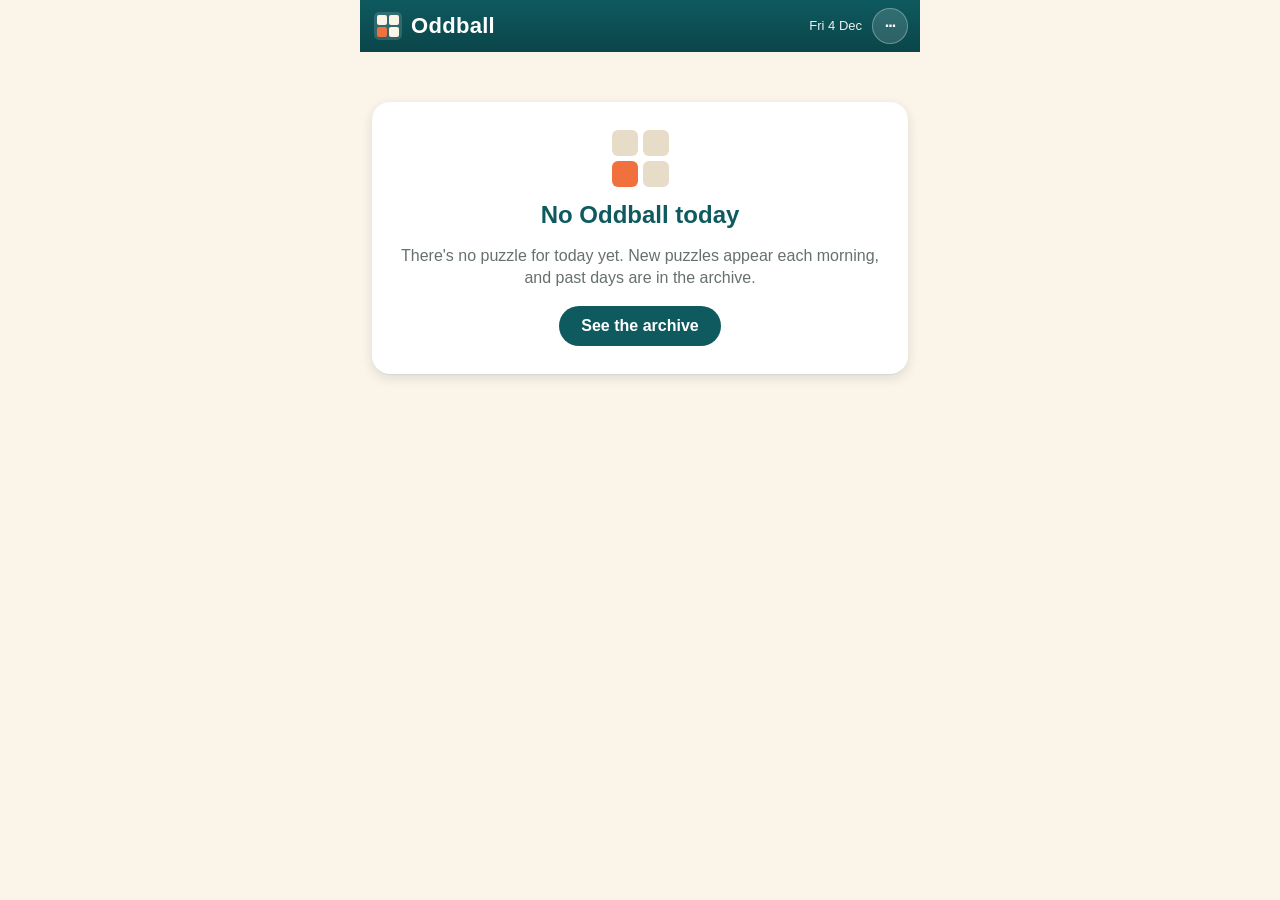
<file: index.html>
<!doctype html>
<html lang="en-GB">
<head>
<meta charset="utf-8">
<meta name="viewport" content="width=device-width,initial-scale=1,viewport-fit=cover">
<meta name="color-scheme" content="light only">
<meta name="theme-color" content="#0e5a5f">
<meta name="apple-mobile-web-app-capable" content="yes">
<meta name="mobile-web-app-capable" content="yes">
<meta name="apple-mobile-web-app-status-bar-style" content="black-translucent">
<meta name="apple-mobile-web-app-title" content="Oddball">
<meta name="description" content="A daily odd-one-out puzzle: ten rounds, four tiles, one odd one out.">
<title>Oddball</title>
<link rel="manifest" href="manifest.webmanifest">
<link rel="icon" href="icons/icon-32.png">
<link rel="apple-touch-icon" sizes="180x180" href="icons/apple-touch-icon.png">
<link rel="stylesheet" href="app.css?v=1a5f150a">
</head>
<body>
<header class="top">
  <div class="brand"><span class="logo" aria-hidden="true"><i></i><i></i><i class="o"></i><i></i></span><h1>Oddball</h1></div>
  <div class="hright"><div class="sub" id="puzzleTitle"></div><button id="moreBtn" class="round" aria-label="Menu">&middot;&middot;&middot;</button></div>
</header>

<div class="todaybar" id="todayBar" hidden>You're playing an archive day. <button id="todayBtn">Back to today</button></div>
<section id="game" class="view" hidden>
  <div class="progress">
    <div class="rlabel" id="roundLabel">Round 1 of 10</div>
    <div class="dots" id="dots" aria-hidden="true"></div>
    <div class="score" id="scoreLabel">0</div>
  </div>
  <p class="prompt" id="prompt">Which is the odd one out?</p>
  <div class="gridwrap"><div class="grid" id="grid" role="group" aria-label="Four tiles"></div></div>
  <div class="feedback" id="feedback" aria-live="polite">
    <div class="fbtext" id="fbText"></div>
    <button id="nextBtn" class="primary big" disabled>Next</button>
  </div>
</section>

<section id="results" class="view" hidden>
  <div class="rescard">
    <div class="bigscore" id="bigScore"></div>
    <div class="verdict" id="verdict"></div>
    <div class="emoji" id="emojiRow"></div>
    <div class="row"><button id="shareBtn" class="primary">Share</button><button id="archiveBtn2">Archive</button></div>
  </div>
  <h2 class="exh">How every round worked</h2>
  <ol class="explain" id="explainList"></ol>
  <p class="foot"><a href="credits.html" id="creditsLink2">Photo credits</a></p>
</section>

<section id="empty" class="view" hidden>
  <div class="rescard empty">
    <div class="emptyicon" aria-hidden="true"><i></i><i></i><i class="o"></i><i></i></div>
    <h2 id="emptyTitle">No Oddball today</h2>
    <p id="emptyText">There isn't a puzzle for this date. New puzzles appear each morning.</p>
    <div class="row"><button id="emptyArchive" class="primary">See the archive</button></div>
  </div>
</section>

<div class="sheet" id="moreMenu" hidden>
  <div class="menu">
    <button id="archiveBtn">Archive</button>
    <button id="helpBtn">How to play</button>
    <button id="creditsBtn">Photo credits</button>
    <button class="cancel">Close</button>
  </div>
</div>
<div class="sheet" id="archive" hidden>
  <div class="menu list"><h2>Archive</h2><div id="archiveList"></div><button class="cancel">Close</button></div>
</div>
<div class="sheet center" id="help" hidden>
  <div class="card"><h2>How to play</h2>
    <p>Each day has ten rounds. Every round shows four tiles: pictures or words. Names appear on the pictures once you've tapped.</p>
    <p>Three tiles share a connection. Tap the one that doesn't belong. You get one tap per round, and there's no timer.</p>
    <p>The rounds get harder as you go. At the end you'll see your score and how every round worked.</p>
    <p>Your progress is saved on this device.</p>
    <div class="row"><button class="cancel primary">Got it</button></div></div>
</div>
<div class="toast" id="toast" hidden></div>
<script src="app.js?v=eb26686a"></script>
</body>
</html>
</file>
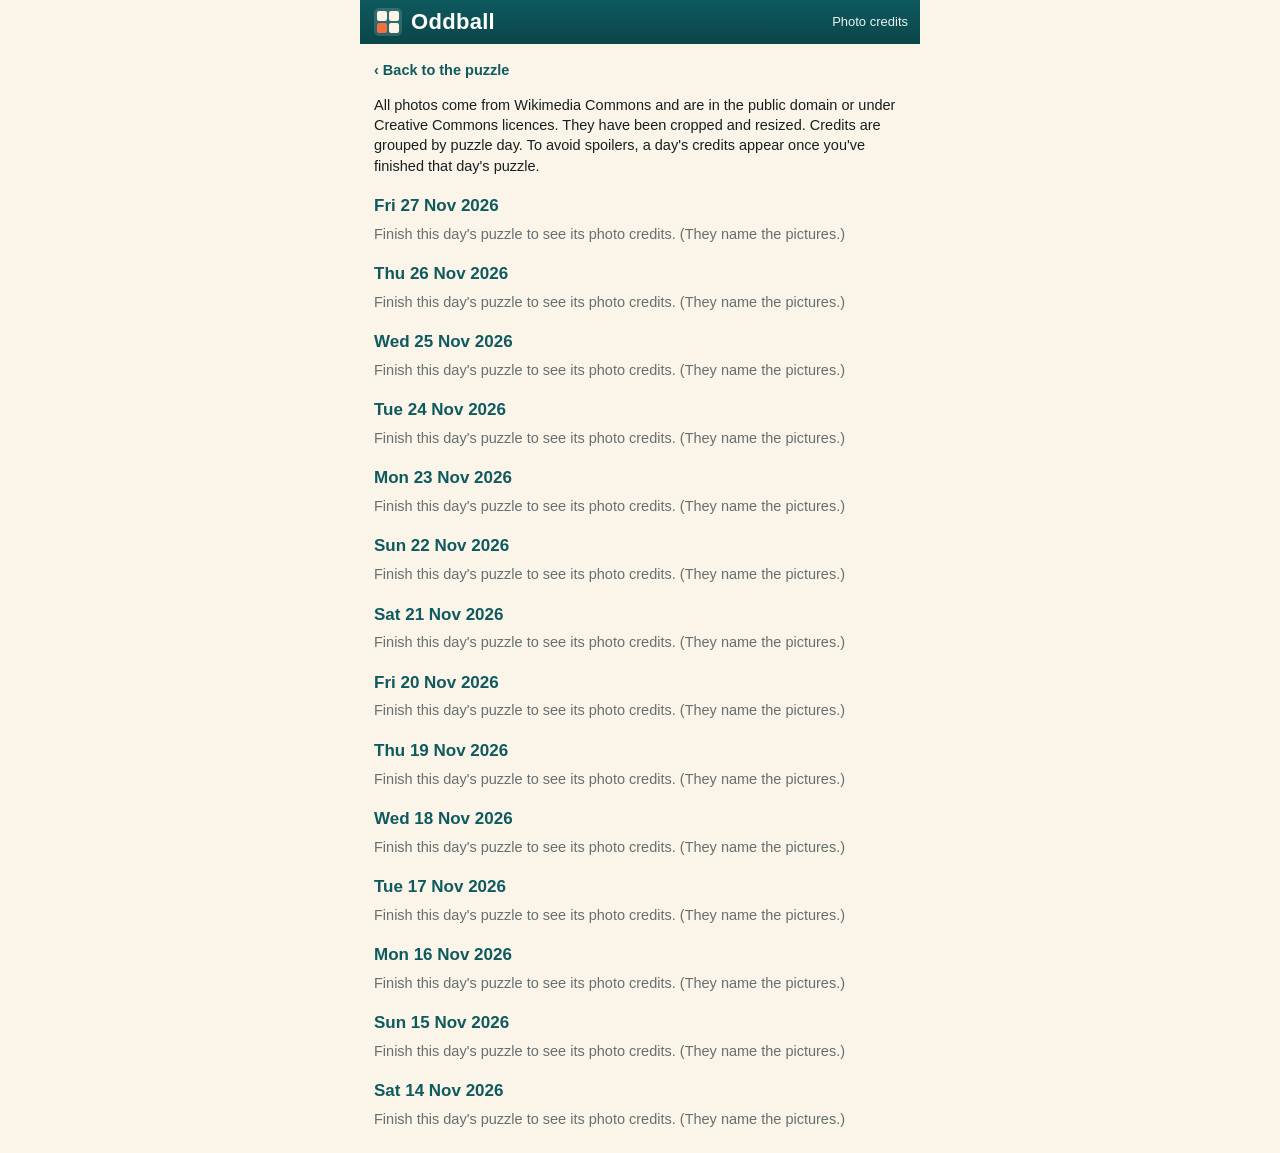
<file: credits.html>
<!doctype html>
<html lang="en-GB">
<head>
<meta charset="utf-8">
<meta name="viewport" content="width=device-width,initial-scale=1,viewport-fit=cover">
<meta name="theme-color" content="#0e5a5f">
<meta name="apple-mobile-web-app-capable" content="yes">
<meta name="apple-mobile-web-app-status-bar-style" content="black-translucent">
<title>Oddball · Photo credits</title>
<link rel="icon" href="icons/icon-32.png">
<link rel="apple-touch-icon" sizes="180x180" href="icons/apple-touch-icon.png">
<link rel="stylesheet" href="app.css?v=1a5f150a">
<style>
.credits{padding:12px 14px calc(var(--safe-bottom) + 20px);line-height:1.4;font-size:14.5px}
.credits h2{font-size:17px;color:var(--teal);margin:18px 0 6px}
.credits ul{margin:0;padding-left:18px}.credits li{margin:5px 0;overflow-wrap:anywhere}
.credits a{color:var(--teal)}
.locked{color:var(--muted);margin:4px 0}
.back{display:inline-block;margin-top:4px;font-weight:700;color:var(--teal);text-decoration:none}
</style>
</head>
<body>
<header class="top"><div class="brand"><span class="logo" aria-hidden="true"><i></i><i></i><i class="o"></i><i></i></span><h1>Oddball</h1></div><div class="sub">Photo credits</div></header>
<main class="credits">
<a class="back" href="./">&#8249; Back to the puzzle</a>
<p>All photos come from Wikimedia Commons and are in the public domain or under Creative Commons licences. They have been cropped and resized. Credits are grouped by puzzle day. To avoid spoilers, a day's credits appear once you've finished that day's puzzle.</p>
<div id="list">Loading…</div>
</main>
<script>
(async()=>{
  const q=new URLSearchParams(location.search);
  const london=()=>{try{const p=new Intl.DateTimeFormat('en-GB',{timeZone:'Europe/London',year:'numeric',month:'2-digit',day:'2-digit'}).formatToParts(new Date());const g=t=>p.find(x=>x.type===t).value;return `${g('year')}-${g('month')}-${g('day')}`;}catch(e){return new Date().toISOString().slice(0,10);}};
  const TEST=/^(localhost|127\.0\.0\.1|\[::1\])$/.test(location.hostname)&&q.get('test')==='1';
  const today=(TEST&&q.get('today'))||london();
  const done=d=>{try{const s=JSON.parse(localStorage.getItem((TEST?'obtest-':'ob-')+d)||'null');return !!(s&&s.done);}catch(e){return false;}};
  const esc=s=>String(s).replace(/[&<>"']/g,c=>({'&':'&amp;','<':'&lt;','>':'&gt;','"':'&quot;',"'":'&#39;'}[c]));
  const C=await (await fetch('credits.json',{cache:'no-cache'})).json();
  const D=['Sun','Mon','Tue','Wed','Thu','Fri','Sat'],M=['Jan','Feb','Mar','Apr','May','Jun','Jul','Aug','Sep','Oct','Nov','Dec'];
  const nice=s=>{const [y,m,d]=s.split('-').map(Number);return `${D[new Date(Date.UTC(y,m-1,d)).getUTCDay()]} ${d} ${M[m-1]} ${y}`;};
  const days=Object.keys(C).filter(d=>d<=today).sort().reverse();
  const L=document.getElementById('list');
  if(!days.length){L.textContent='No photos yet.';return;}
  L.innerHTML=days.map(d=>!done(d)?`<h2>${nice(d)}</h2><p class="locked">Finish this day's puzzle to see its photo credits. (They name the pictures.)</p>`:`<h2>${nice(d)}</h2><ul>${C[d].map(c=>`<li><a href="${esc(c.source)}" rel="noopener">${esc(decodeURIComponent(c.source.split('File:')[1]||c.source).replace(/_/g,' '))}</a> by ${esc(c.author||'unknown')}, ${esc(c.licence)}</li>`).join('')}</ul>`).join('');
})();
</script>
</body>
</html>
</file>
<file: app.css>
/* Oddball – daily odd one out. System fonts, light theme, no dependencies. */
:root{
  --teal:#0e5a5f; --teal2:#0a4549; --cream:#fbf4e8; --cream2:#f3e8d6; --ink:#17201f; --muted:#66706f;
  --coral:#f0703e; --good:#1f9d55; --good-soft:#d9f2e3; --bad:#d93b43; --bad-soft:#fbe0e1;
  --tile:#ffffff; --edge:rgba(14,90,95,.16); --shadow:0 1px 1px rgba(14,60,62,.06),0 4px 12px rgba(14,60,62,.12);
  --safe-top:env(safe-area-inset-top,0px); --safe-bottom:env(safe-area-inset-bottom,0px);
  color-scheme:light only;
}
*{box-sizing:border-box;-webkit-tap-highlight-color:transparent}
html,body{margin:0;background:var(--cream);color:var(--ink);font-family:-apple-system,BlinkMacSystemFont,"SF Pro Text","Segoe UI",Roboto,Helvetica,Arial,sans-serif;-webkit-text-size-adjust:100%}
body{min-height:100dvh;max-width:560px;margin:0 auto;display:flex;flex-direction:column;overscroll-behavior-y:none}
button{font:inherit;color:inherit;cursor:pointer;touch-action:manipulation}
[hidden]{display:none!important}
.top{background:linear-gradient(180deg,var(--teal),var(--teal2));color:#fff;padding:calc(var(--safe-top) + 8px) 12px 8px 14px;display:flex;align-items:center;justify-content:space-between;gap:8px;flex:none}
.brand{display:flex;align-items:center;gap:9px}
.brand h1{margin:0;font-size:22px;font-weight:800;letter-spacing:.3px}
.logo{display:grid;grid-template-columns:repeat(2,10px);gap:2px;padding:3px;background:rgba(255,255,255,.15);border-radius:5px}
.logo i{width:10px;height:10px;border-radius:2px;background:#fbf4e8}.logo i.o{background:var(--coral)}
.hright{display:flex;align-items:center;gap:10px}
.sub{font-size:13px;opacity:.92;text-align:right;line-height:1.25}
.round{width:36px;height:36px;border-radius:50%;background:rgba(255,255,255,.14);border:1px solid rgba(255,255,255,.3);color:#fff;font-weight:800;letter-spacing:-1px;line-height:1;padding:0}
.view{flex:1 0 auto;display:flex;flex-direction:column;padding:10px 12px calc(var(--safe-bottom) + 12px)}
.progress{display:flex;align-items:center;gap:10px;height:34px}
.rlabel{font-weight:700;font-size:15px;min-width:98px}
.dots{flex:1;display:flex;gap:5px;justify-content:center}
.dots i{width:12px;height:12px;border-radius:50%;background:#e3d7c3;flex:none}
.dots i.cur{background:#fff;box-shadow:inset 0 0 0 2.5px var(--teal)}
.dots i.ok{background:var(--good)}.dots i.no{background:var(--bad)}
.score{min-width:56px;text-align:right;font-weight:700;font-variant-numeric:tabular-nums;font-size:15px;color:var(--teal)}
.prompt{margin:6px 0 10px;text-align:center;font-size:17px;font-weight:600;color:var(--ink);height:22px;line-height:22px}
.gridwrap{display:flex;justify-content:center}
.grid{display:grid;grid-template-columns:1fr 1fr;gap:10px;width:min(100%, calc(100dvh - 300px - var(--safe-top) - var(--safe-bottom)), 520px);min-width:min(100%,250px)}
.tile{position:relative;aspect-ratio:1/1;border-radius:16px;background:var(--tile);border:0;padding:0;overflow:hidden;box-shadow:var(--shadow),inset 0 0 0 1px var(--edge);display:flex;align-items:center;justify-content:center;text-align:center;transition:transform .12s ease,box-shadow .15s ease,opacity .2s ease}
.tile:active:not(:disabled){transform:scale(.97)}
.tile:disabled{cursor:default}
.tile img{position:absolute;inset:0;width:100%;height:100%;object-fit:cover;display:block;background:#eee5d6}
.tile .w{padding:8px 10px;font-weight:750;font-weight:800;color:var(--ink);line-height:1.15;overflow-wrap:break-word;hyphens:manual}
.tile .w.s1{font-size:clamp(20px,7.4vw,32px)}.tile .w.s2{font-size:clamp(18px,6vw,26px)}.tile .w.s3{font-size:clamp(17px,5.6vw,24px)}.tile .w.s4{font-size:clamp(16px,5vw,21px)}
.tile.word{background:linear-gradient(180deg,#fff,#fdf8ef)}
.tile .cap{position:absolute;left:0;right:0;bottom:0;padding:18px 6px 6px;font-size:13px;font-weight:700;color:#fff;background:linear-gradient(180deg,transparent,rgba(0,0,0,.72));line-height:1.2;opacity:0;transition:opacity .25s ease}
.answered .tile .cap{opacity:1}
.tile .tag{position:absolute;top:7px;left:7px;font-size:11.5px;font-weight:800;letter-spacing:.2px;padding:4px 8px;border-radius:12px;background:var(--good);color:#fff;opacity:0;transform:translateY(-4px);transition:all .25s ease}
.tile.isodd .tag{opacity:1;transform:none}
.tile.picked.wrong .tag{opacity:1;transform:none;background:var(--bad)}
.answered .tile:not(.isodd):not(.picked){opacity:.55}
.tile.isodd{box-shadow:var(--shadow),inset 0 0 0 4px var(--good)}
.tile.word.isodd{background:var(--good-soft)}
.tile.picked.wrong{box-shadow:var(--shadow),inset 0 0 0 4px var(--bad)}
.tile.word.picked.wrong{background:var(--bad-soft)}
.feedback{margin-top:8px;min-height:112px;gap:8px;display:flex;flex-direction:column;align-items:center;gap:10px}
.fbtext{height:56px;text-align:center;font-size:16px;line-height:1.35;display:flex;flex-direction:column;justify-content:center}
.fbtext b.ok{color:var(--good);font-size:19px}.fbtext b.no{color:var(--bad);font-size:19px}
.fbtext .hint{color:var(--muted)}
button.primary{background:var(--teal);color:#fff;border:0;border-radius:24px;padding:11px 22px;font-weight:700;font-size:16px}
button.big{min-width:220px;min-height:48px;font-size:17px}
button.primary:disabled{visibility:hidden}
.rescard{background:#fff;border-radius:18px;box-shadow:var(--shadow);padding:20px 16px;text-align:center;margin-top:4px}
.bigscore{font-size:54px;font-weight:850;font-weight:900;color:var(--teal);line-height:1}
.bigscore small{font-size:26px;color:var(--muted);font-weight:700}
.verdict{font-size:18px;font-weight:700;margin-top:6px}
.emoji{font-size:20px;letter-spacing:2px;margin:10px 0 4px}
.rescard .row{display:flex;gap:10px;justify-content:center;margin-top:12px}
.rescard .row button:not(.primary),.card button:not(.primary){border:1px solid #d5c9b4;background:#fff;border-radius:24px;padding:10px 20px;font-weight:700}
.exh{font-size:17px;margin:20px 4px 8px;color:var(--teal)}
.explain{list-style:none;margin:0;padding:0;display:flex;flex-direction:column;gap:8px}
.explain li{background:#fff;border-radius:14px;padding:10px 12px;box-shadow:0 1px 3px rgba(0,0,0,.06);display:flex;gap:10px;align-items:flex-start}
.explain .num{flex:none;width:28px;height:28px;border-radius:50%;display:flex;align-items:center;justify-content:center;font-weight:800;font-size:14px;color:#fff;background:var(--bad)}
.explain .num.ok{background:var(--good)}
.explain .thumb{flex:none;width:46px;height:46px;border-radius:9px;object-fit:cover}
.explain .body{flex:1;min-width:0;font-size:15px;line-height:1.35}
.explain .conn{font-weight:700}
.explain .items{color:var(--muted);font-size:13.5px;margin-top:2px}
.explain .why{margin-top:3px}
.explain .yours{color:var(--bad);font-size:13.5px;margin-top:2px}
.foot{text-align:center;font-size:14px;margin:18px 0 6px}.foot a{color:var(--teal)}
.empty{margin-top:40px;padding:28px 18px}.empty h2{color:var(--teal);margin:14px 0 6px}.empty p{color:var(--muted);line-height:1.4}
.emptyicon{display:inline-grid;grid-template-columns:repeat(2,26px);gap:5px}.emptyicon i{width:26px;height:26px;border-radius:6px;background:#e7dcc8}.emptyicon i.o{background:var(--coral)}
.sheet{position:fixed;inset:0;background:rgba(8,30,32,.45);display:flex;align-items:flex-end;justify-content:center;z-index:20;overscroll-behavior:contain}
.sheet.center{align-items:center}
.menu{background:#fff;width:100%;max-width:480px;border-radius:16px 16px 0 0;padding:8px 12px calc(var(--safe-bottom) + 14px)}
.menu button{display:block;width:100%;text-align:left;padding:15px 12px;border:0;border-bottom:1px solid #eee;background:none;font-size:17px}
.menu button.cancel{text-align:center;font-weight:700;border:0;color:var(--teal)}
.menu.list{max-height:80vh;overflow:auto}.menu h2{margin:8px 12px;font-size:18px}
.menu .day{display:flex;justify-content:space-between;gap:8px}.menu .day span{color:#888;font-size:14px;white-space:nowrap}
.card{background:#fff;margin:auto 18px;border-radius:16px;padding:20px;max-width:420px;width:100%;box-shadow:0 10px 40px rgba(0,0,0,.25);line-height:1.45}
.card h2{margin:0 0 8px;color:var(--teal)}
.card .row{display:flex;gap:10px;justify-content:flex-end;margin-top:14px}
.toast{position:fixed;left:50%;top:110px;transform:translateX(-50%);max-width:calc(100% - 32px);text-align:center;background:var(--ink);color:#fff;padding:9px 16px;border-radius:20px;font-size:14px;z-index:30}
html.sheet-open,html.sheet-open body{overflow:hidden}
@media (prefers-reduced-motion:reduce){*{transition:none!important}}

body{overflow-x:hidden}
.todaybar{flex:none;display:flex;align-items:center;justify-content:center;gap:10px;font-size:13.5px;color:var(--teal);background:#e6f0ee;padding:4px 10px;height:38px}
.archiveday #game .prompt{display:none}.archiveday #game .progress{margin-bottom:10px}
.todaybar button{border:1px solid var(--teal);background:#fff;color:var(--teal);border-radius:14px;padding:3px 10px;font-weight:700;font-size:13px}
.tile.failed img{opacity:0}
.tile.failed::after{content:"Image didn't load. Tap to retry";position:absolute;inset:0;display:flex;align-items:center;justify-content:center;padding:12px;font-size:14px;font-weight:600;color:var(--muted);background:#f3ece0}
@media (max-width:360px){
  .rlabel{min-width:0;font-size:13px}.score{min-width:0;font-size:13px}
  .dots{gap:3px}.dots i{width:9px;height:9px}
  .progress{gap:6px}.prompt{font-size:16px}
  button.big{min-width:180px}
}
</file>
